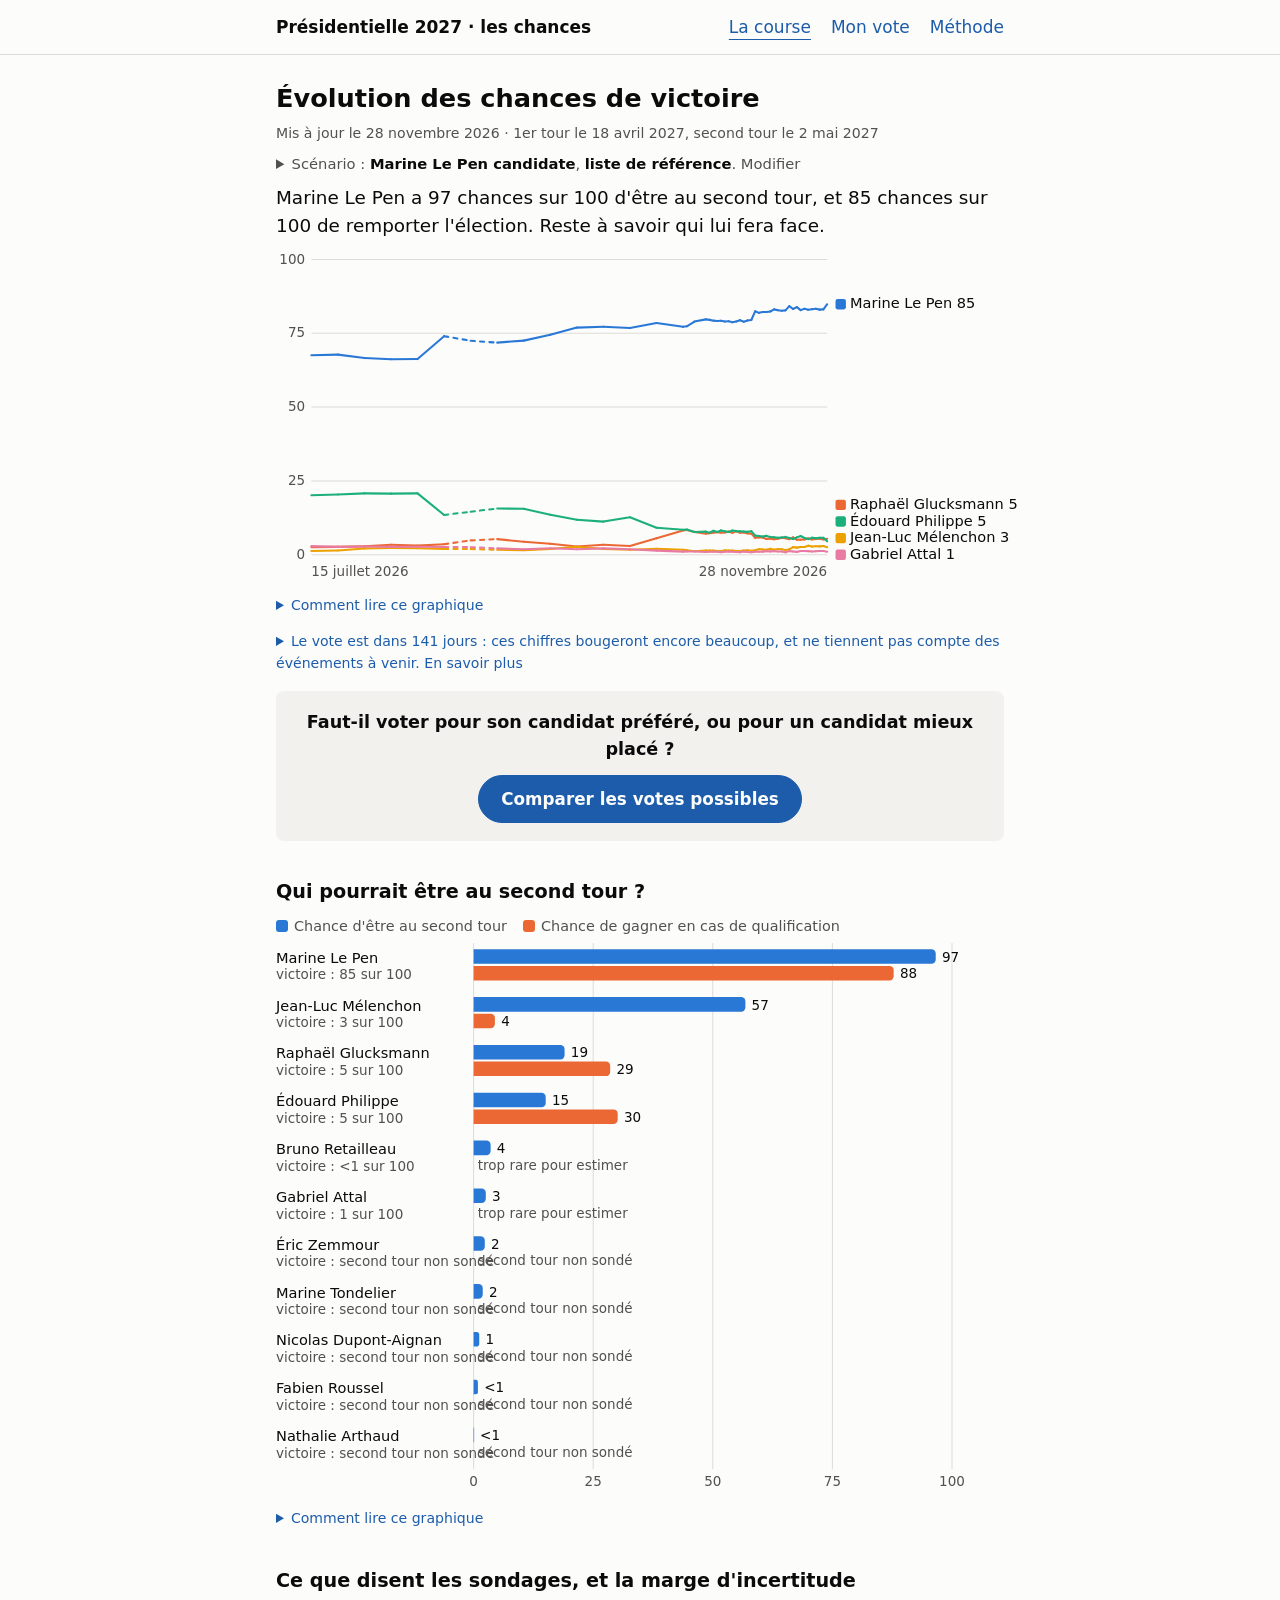
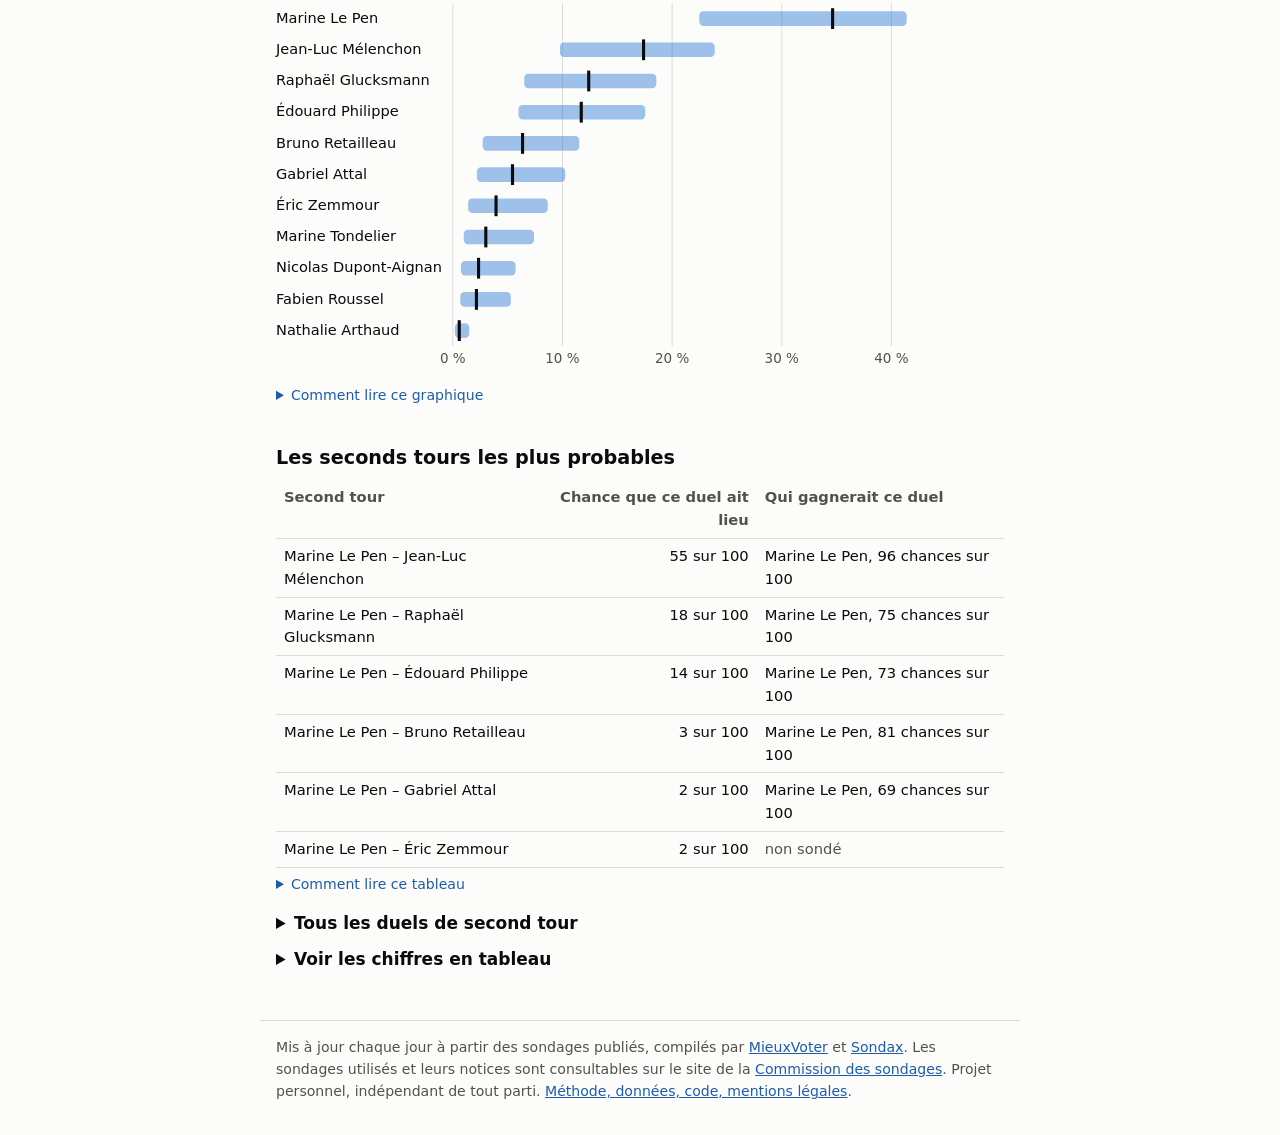
<file: site/index.html>
<!doctype html>
<html lang="fr">
<head>
<meta charset="utf-8">
<meta http-equiv="Content-Security-Policy" content="script-src 'self'; object-src 'none'; base-uri 'none'">
<meta name="viewport" content="width=device-width, initial-scale=1">
<title>Présidentielle 2027, où en est la course ?</title>
<meta name="description" content="Chances de chaque candidat à la présidentielle 2027, calculées à partir des sondages et de leurs erreurs passées. Méthode ouverte.">
<link rel="stylesheet" href="style.css">
</head>
<body>
<header><nav>
  <a class="brand" href="index.html">Présidentielle 2027 · les chances</a>
  <a href="index.html" aria-current="page">La course</a>
  <a href="vote.html">Mon vote</a>
  <a href="methode.html">Méthode</a>
</nav></header>
<main>
  <h1>Évolution des chances de victoire</h1>
  <p class="muted small" id="asof"></p>
  <div id="scenarios"></div>
  <p class="lead" id="headline"></p>
  <div id="history" class="hero"></div>
  <div id="caveat"></div>

  <div class="box cta center">
    <p><strong>Faut-il voter pour son candidat préféré, ou pour un candidat mieux placé ?</strong></p>
    <a class="btn big" href="vote.html">Comparer les votes possibles</a>
  </div>

  <h2>Qui pourrait être au second tour ?</h2>
  <div class="legend">
    <span style="--c: var(--series-1)">Chance d'être au second tour</span>
    <span style="--c: var(--series-2)">Chance de gagner en cas de qualification</span>
  </div>
  <div id="challengers"></div>
  <details class="help"><summary>Comment lire ce graphique</summary><div>
    <p>Les chiffres sont en chances sur 100. La barre bleue est la chance d'être au second tour. La barre orange est la chance de gagner si le candidat y est :
      elle dépend de l'adversaire probable. Sous chaque nom, la chance de remporter l'élection.</p>
  </div></details>

  <h2>Ce que disent les sondages, et la marge d'incertitude</h2>
  <div id="shares"></div>
  <details class="help"><summary>Comment lire ce graphique</summary><div>
    <p>Le trait noir est la moyenne des sondages récents. La barre montre où le vrai score du premier tour a 80 chances sur 100 de tomber,
      d'après les erreurs passées des sondages à la même distance du vote.</p>
  </div></details>

  <h2>Les seconds tours les plus probables</h2>
  <div class="scroll"><table id="table-finals"></table></div>
  <details class="help"><summary>Comment lire ce tableau</summary><div>
    <p>Pour chaque duel, la chance qu'il ait lieu, et la chance de chaque candidat de le gagner. Un duel « estimé » n'a pas été sondé récemment :
      son résultat vient du modèle, pas d'un sondage.</p>
  </div></details>

  <details>
    <summary>Tous les duels de second tour</summary>
    <div class="scroll"><table id="table-duels"></table></div>
  </details>
  <details>
    <summary>Voir les chiffres en tableau</summary>
    <div class="scroll"><table id="table-win"></table></div>
  </details>
</main>
<footer>
  Mis à jour chaque jour à partir des sondages publiés, compilés par <a href="https://github.com/MieuxVoter/presidentielle2027">MieuxVoter</a> et <a href="https://sondax.fr">Sondax</a>.
  Les sondages utilisés et leurs notices sont consultables sur le site de la <a href="https://www.commission-des-sondages.fr/notices/medias/fichiers/bytag/14/2027-Presidentielle">Commission des sondages</a>.
  Projet personnel, indépendant de tout parti. <a href="methode.html">Méthode, données, code, mentions légales</a>.
</footer>
<script type="module" src="home.js"></script>
</body>
</html>
</file>
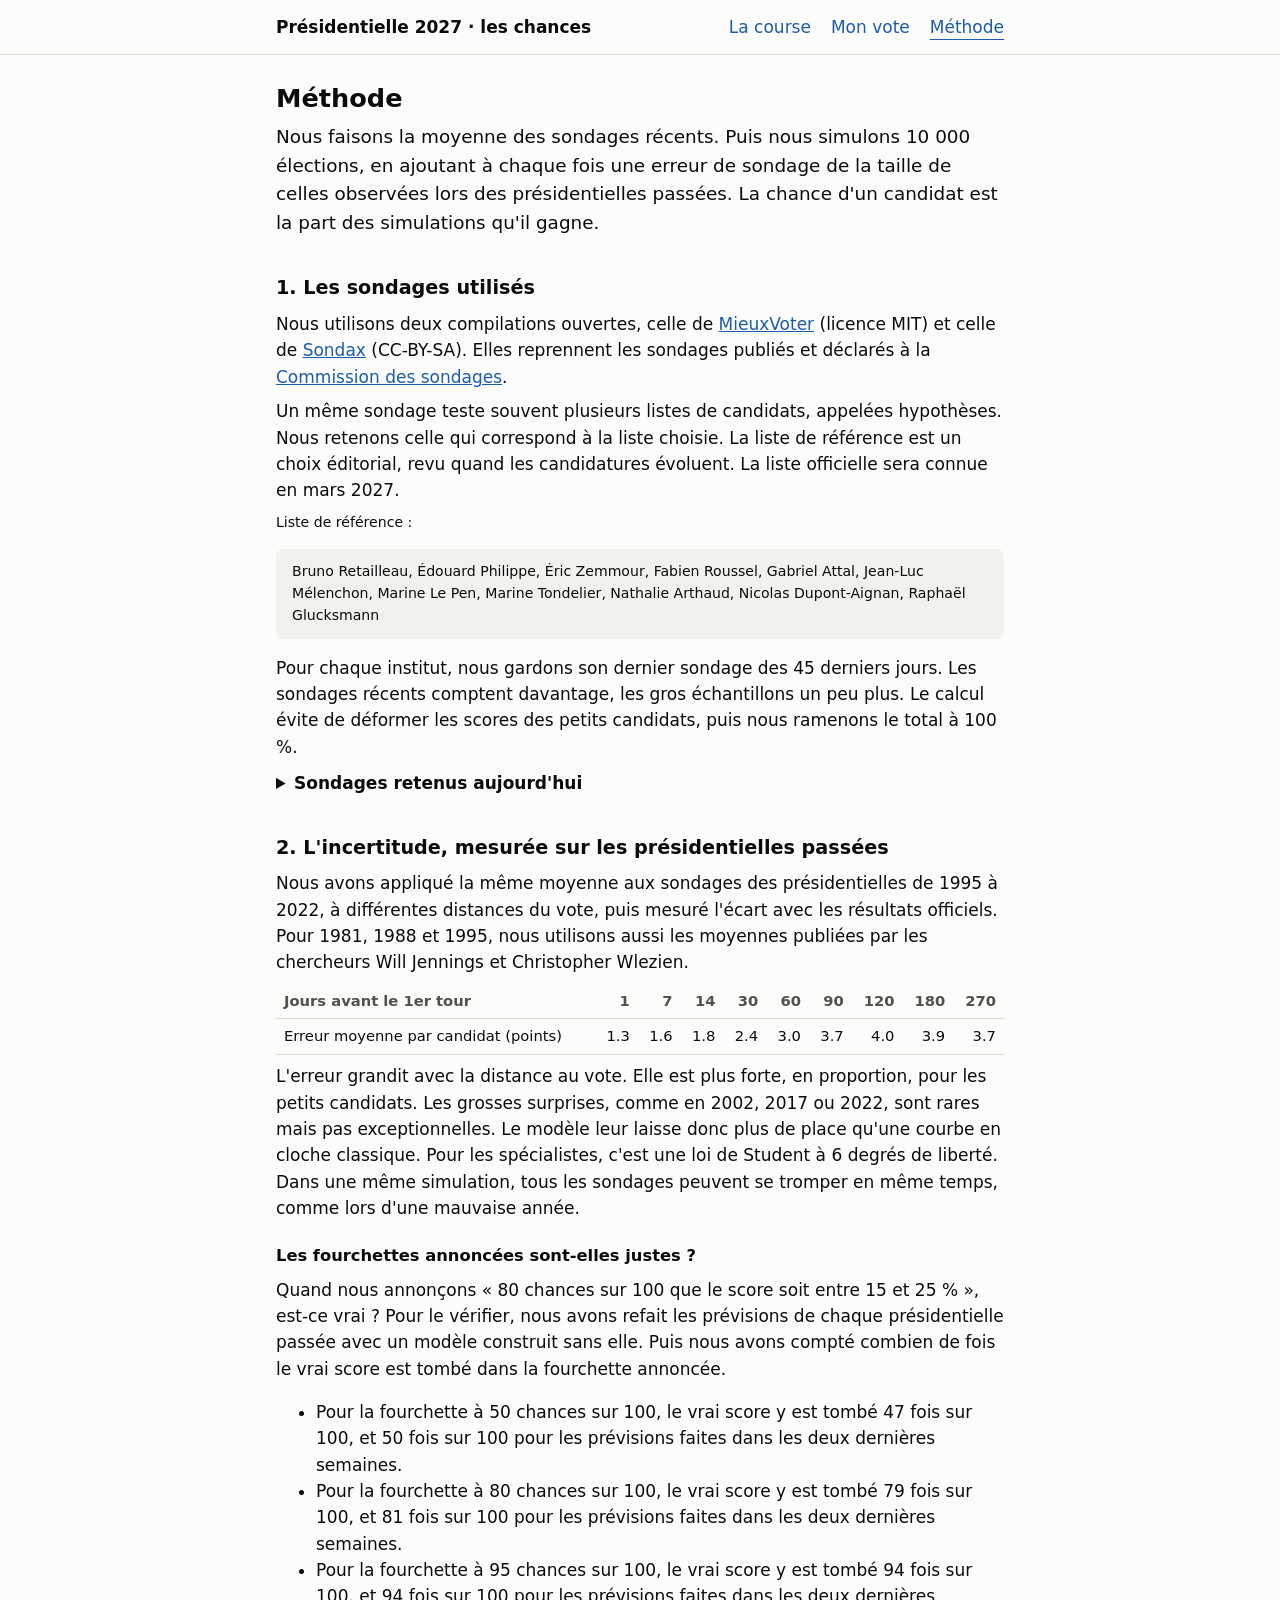
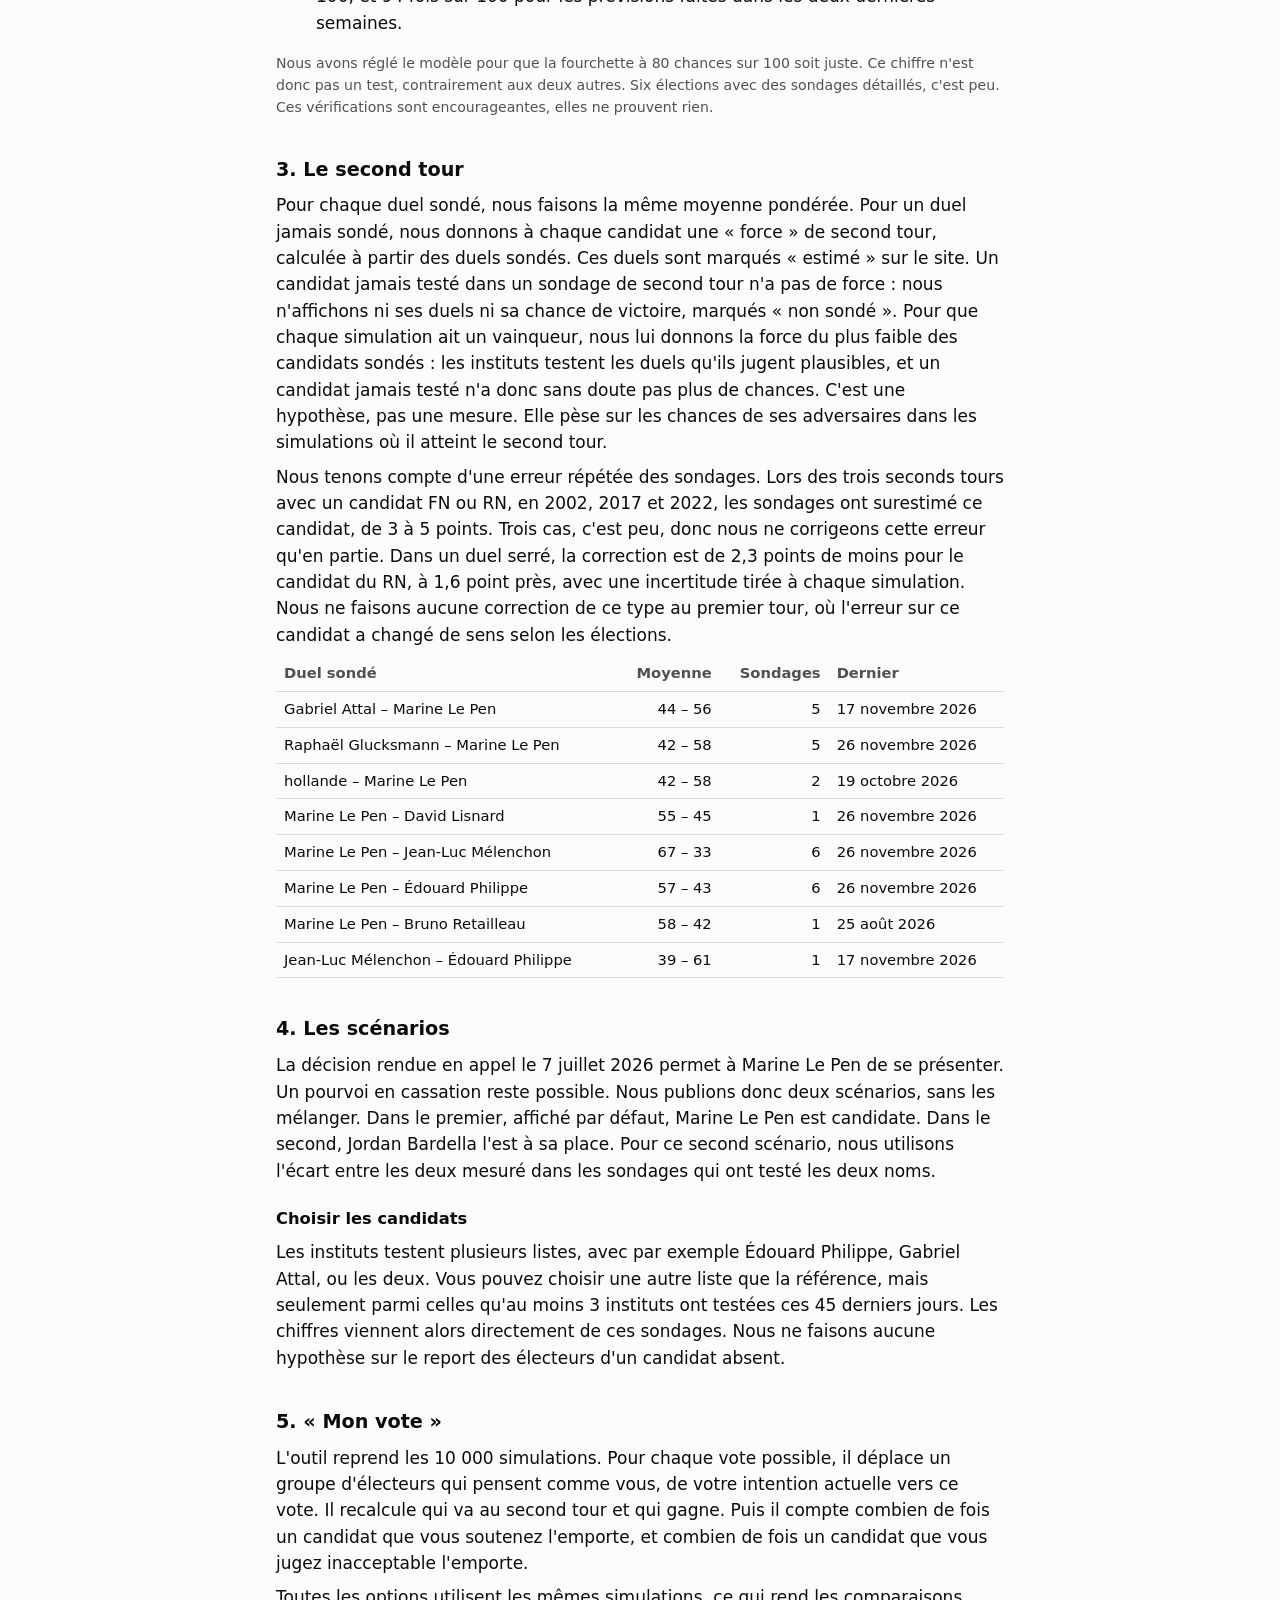
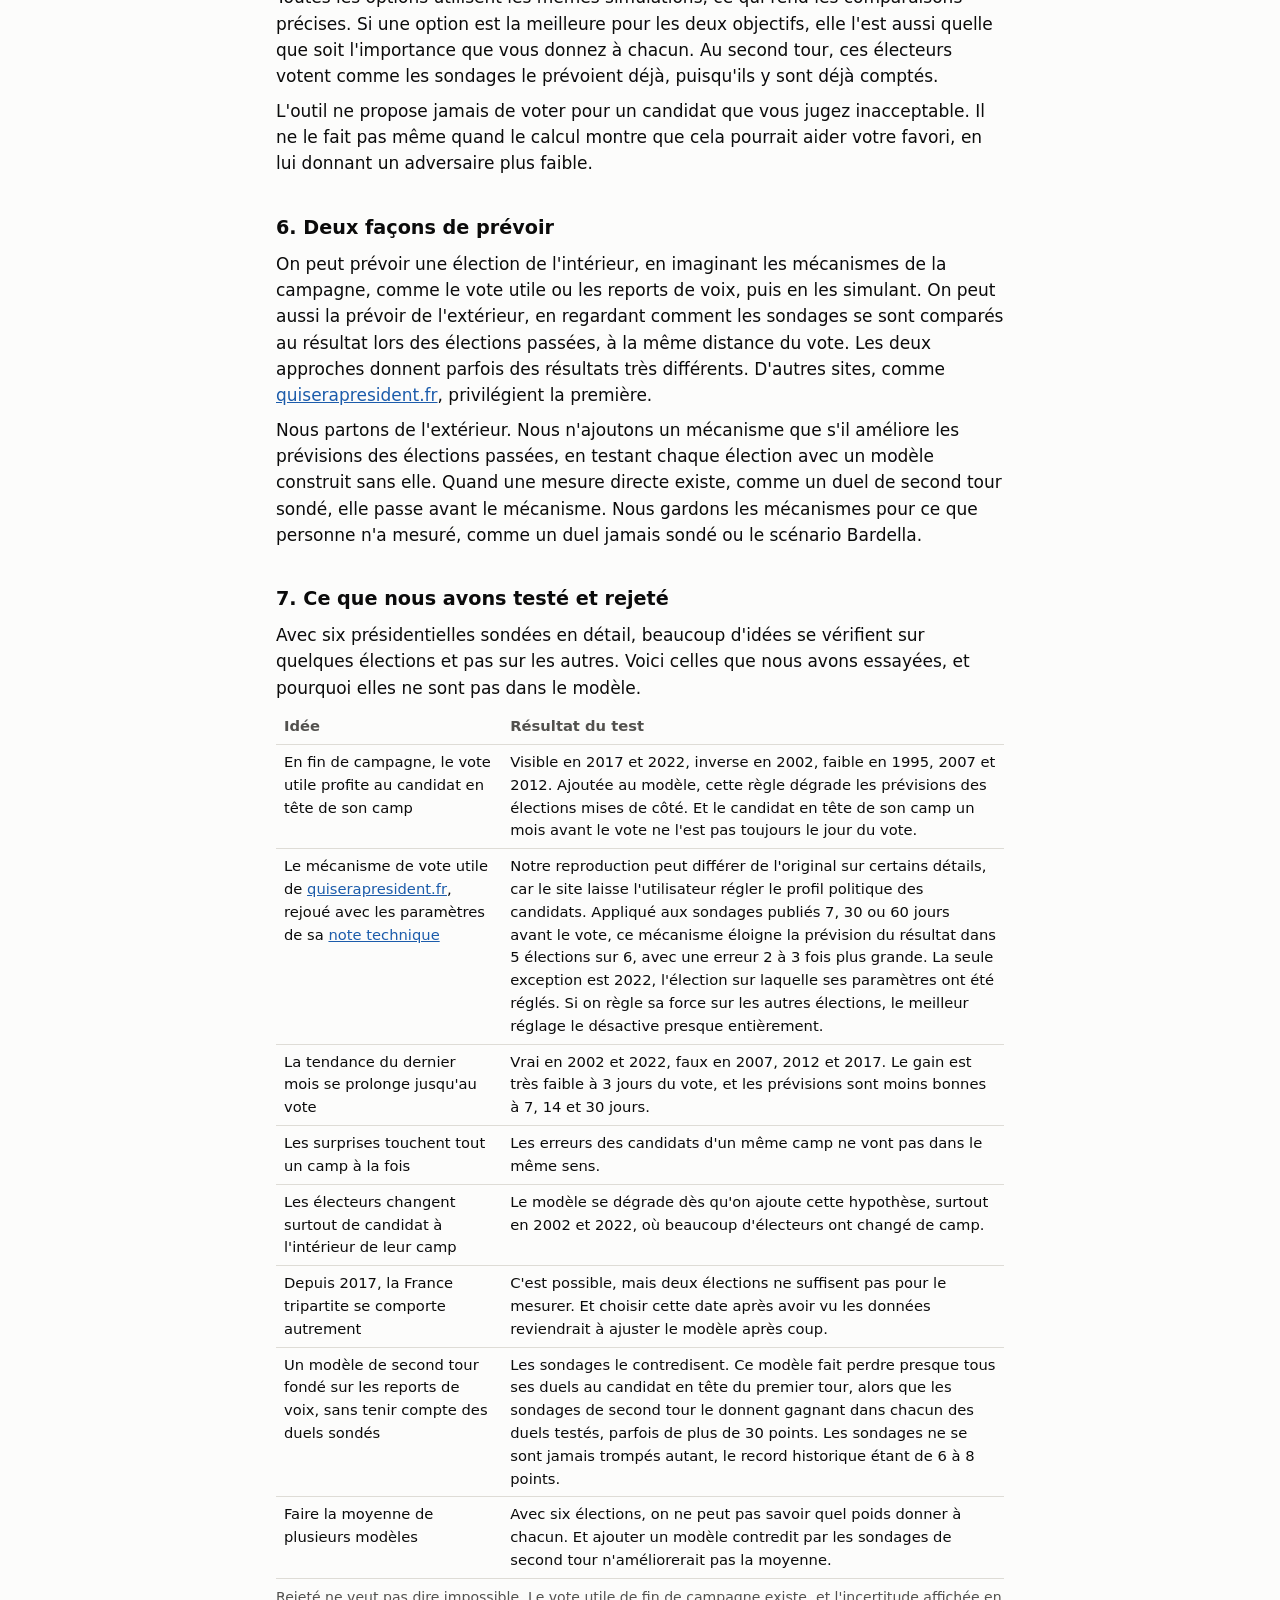
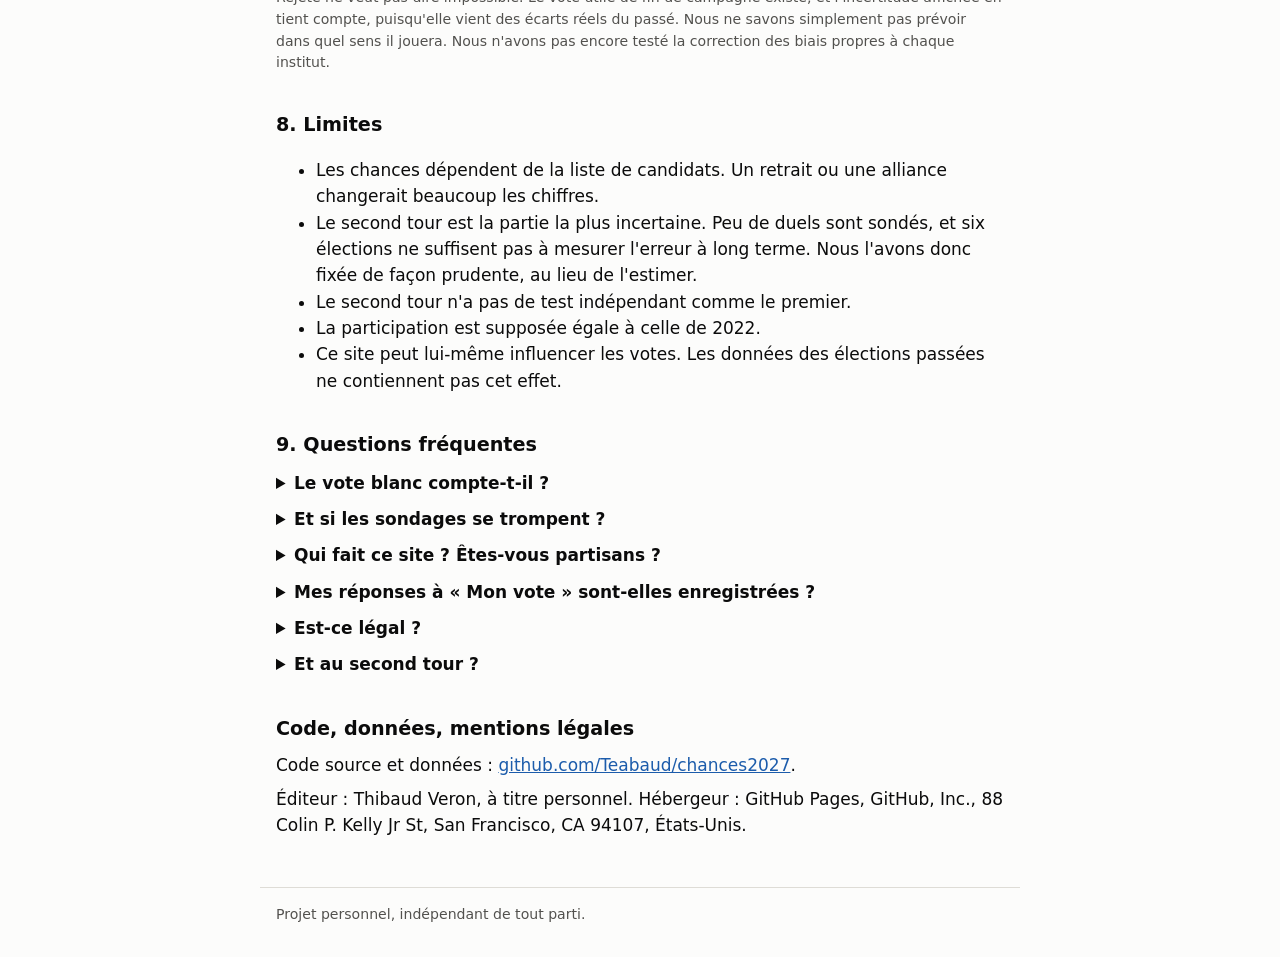
<file: site/methode.html>
<!doctype html>
<html lang="fr">
<head>
<meta charset="utf-8">
<meta http-equiv="Content-Security-Policy" content="script-src 'self'; object-src 'none'; base-uri 'none'">
<meta name="viewport" content="width=device-width, initial-scale=1">
<title>Présidentielle 2027, méthode</title>
<meta name="description" content="Comment les sondages sont transformés en chances : données, modèle, tests sur les présidentielles passées, limites.">
<link rel="stylesheet" href="style.css">
</head>
<body>
<header><nav>
  <a class="brand" href="index.html">Présidentielle 2027 · les chances</a>
  <a href="index.html">La course</a>
  <a href="vote.html">Mon vote</a>
  <a href="methode.html" aria-current="page">Méthode</a>
</nav></header>
<main>
  <h1>Méthode</h1>
  <p class="lead">Nous faisons la moyenne des sondages récents. Puis nous simulons 10 000 élections, en ajoutant à chaque fois
    une erreur de sondage de la taille de celles observées lors des présidentielles passées.
    La chance d'un candidat est la part des simulations qu'il gagne.</p>

  <h2>1. Les sondages utilisés</h2>
  <p>Nous utilisons deux compilations ouvertes, celle de <a href="https://github.com/MieuxVoter/presidentielle2027">MieuxVoter</a>
    (licence MIT) et celle de <a href="https://sondax.fr">Sondax</a> (CC-BY-SA). Elles reprennent les sondages publiés et déclarés à la
    <a href="https://www.commission-des-sondages.fr">Commission des sondages</a>.</p>
  <p>Un même sondage teste souvent plusieurs listes de candidats, appelées hypothèses. Nous retenons celle qui correspond à la liste choisie.
    La liste de référence est un choix éditorial, revu quand les candidatures évoluent. La liste officielle sera connue en mars 2027.</p>
  <p class="small">Liste de référence :</p>
  <p id="lineup" class="box small"></p>
  <p>Pour chaque institut, nous gardons son dernier sondage des 45 derniers jours. Les sondages récents comptent davantage,
    les gros échantillons un peu plus. Le calcul évite de déformer les scores des petits candidats, puis nous ramenons le total à 100 %.</p>
  <details><summary>Sondages retenus aujourd'hui</summary>
    <div class="scroll"><table id="polls"></table></div>
    <p class="small muted">Chaque sondage a une notice détaillée sur le site de la Commission des sondages, avec le commanditaire, la méthode et la marge d'erreur.</p>
  </details>

  <h2>2. L'incertitude, mesurée sur les présidentielles passées</h2>
  <p>Nous avons appliqué la même moyenne aux sondages des présidentielles de 1995 à 2022, à différentes distances du vote,
    puis mesuré l'écart avec les résultats officiels. Pour 1981, 1988 et 1995, nous utilisons aussi les moyennes publiées par
    les chercheurs Will Jennings et Christopher Wlezien.</p>
  <div class="scroll"><table id="mae"></table></div>
  <p>L'erreur grandit avec la distance au vote. Elle est plus forte, en proportion, pour les petits candidats.
    Les grosses surprises, comme en 2002, 2017 ou 2022, sont rares mais pas exceptionnelles. Le modèle leur laisse donc plus de place
    qu'une courbe en cloche classique. Pour les spécialistes, c'est une loi de Student à <span id="nu"></span> degrés de liberté.
    Dans une même simulation, tous les sondages peuvent se tromper en même temps, comme lors d'une mauvaise année.</p>

  <h3>Les fourchettes annoncées sont-elles justes ?</h3>
  <p>Quand nous annonçons « 80 chances sur 100 que le score soit entre 15 et 25 % », est-ce vrai ? Pour le vérifier, nous avons
    refait les prévisions de chaque présidentielle passée avec un modèle construit sans elle. Puis nous avons compté combien de fois
    le vrai score est tombé dans la fourchette annoncée.</p>
  <ul id="coverage"></ul>
  <p class="small muted">Nous avons réglé le modèle pour que la fourchette à 80 chances sur 100 soit juste. Ce chiffre n'est donc pas un test, contrairement aux deux autres.
    Six élections avec des sondages détaillés, c'est peu. Ces vérifications sont encourageantes, elles ne prouvent rien.</p>

  <h2>3. Le second tour</h2>
  <p>Pour chaque duel sondé, nous faisons la même moyenne pondérée. Pour un duel jamais sondé, nous donnons à chaque candidat
    une « force » de second tour, calculée à partir des duels sondés. Ces duels sont marqués « estimé » sur le site.
    Un candidat jamais testé dans un sondage de second tour n'a pas de force : nous n'affichons ni ses duels ni sa chance de victoire,
    marqués « non sondé ». Pour que chaque simulation ait un vainqueur, nous lui donnons la force du plus faible des candidats sondés :
    les instituts testent les duels qu'ils jugent plausibles, et un candidat jamais testé n'a donc sans doute pas plus de chances.
    C'est une hypothèse, pas une mesure. Elle pèse sur les chances de ses adversaires dans les simulations où il atteint le second tour.</p>
  <p>Nous tenons compte d'une erreur répétée des sondages. Lors des trois seconds tours avec un candidat FN ou RN, en 2002, 2017 et 2022,
    les sondages ont surestimé ce candidat, de 3 à 5 points. Trois cas, c'est peu, donc nous ne corrigeons cette erreur qu'en partie.
    Dans un duel serré, la correction est de <span id="rnbias"></span>, avec une incertitude tirée à chaque simulation.
    Nous ne faisons aucune correction de ce type au premier tour, où l'erreur sur ce candidat a changé de sens selon les élections.</p>
  <div class="scroll"><table id="r2polled"></table></div>

  <h2>4. Les scénarios</h2>
  <p>La décision rendue en appel le 7 juillet 2026 permet à Marine Le Pen de se présenter. Un pourvoi en cassation reste possible.
    Nous publions donc deux scénarios, sans les mélanger. Dans le premier, affiché par défaut, Marine Le Pen est candidate.
    Dans le second, Jordan Bardella l'est à sa place. Pour ce second scénario, nous utilisons l'écart entre les deux mesuré dans les sondages
    qui ont testé les deux noms.</p>
  <h3>Choisir les candidats</h3>
  <p>Les instituts testent plusieurs listes, avec par exemple Édouard Philippe, Gabriel Attal, ou les deux. Vous pouvez choisir une autre liste
    que la référence, mais seulement parmi celles qu'au moins 3 instituts ont testées ces 45 derniers jours. Les chiffres viennent alors
    directement de ces sondages. Nous ne faisons aucune hypothèse sur le report des électeurs d'un candidat absent.</p>

  <h2>5. « Mon vote »</h2>
  <p>L'outil reprend les 10 000 simulations. Pour chaque vote possible, il déplace un groupe d'électeurs qui pensent comme vous,
    de votre intention actuelle vers ce vote. Il recalcule qui va au second tour et qui gagne. Puis il compte combien de fois un candidat
    que vous soutenez l'emporte, et combien de fois un candidat que vous jugez inacceptable l'emporte.</p>
  <p>Toutes les options utilisent les mêmes simulations, ce qui rend les comparaisons précises. Si une option est la meilleure pour les deux objectifs,
    elle l'est aussi quelle que soit l'importance que vous donnez à chacun. Au second tour, ces électeurs votent comme les sondages le prévoient déjà,
    puisqu'ils y sont déjà comptés.</p>
  <p>L'outil ne propose jamais de voter pour un candidat que vous jugez inacceptable. Il ne le fait pas même quand le calcul montre que
    cela pourrait aider votre favori, en lui donnant un adversaire plus faible.</p>

  <h2>6. Deux façons de prévoir</h2>
  <p>On peut prévoir une élection de l'intérieur, en imaginant les mécanismes de la campagne, comme le vote utile ou les reports de voix,
    puis en les simulant. On peut aussi la prévoir de l'extérieur, en regardant comment les sondages se sont comparés au résultat
    lors des élections passées, à la même distance du vote. Les deux approches donnent parfois des résultats très différents.
    D'autres sites, comme <a href="https://www.quiserapresident.fr/methodologie">quiserapresident.fr</a>, privilégient la première.</p>
  <p>Nous partons de l'extérieur. Nous n'ajoutons un mécanisme que s'il améliore les prévisions des élections passées, en testant chaque élection
    avec un modèle construit sans elle. Quand une mesure directe existe, comme un duel de second tour sondé, elle passe avant le mécanisme.
    Nous gardons les mécanismes pour ce que personne n'a mesuré, comme un duel jamais sondé ou le scénario Bardella.</p>

  <h2>7. Ce que nous avons testé et rejeté</h2>
  <p>Avec six présidentielles sondées en détail, beaucoup d'idées se vérifient sur quelques élections et pas sur les autres.
    Voici celles que nous avons essayées, et pourquoi elles ne sont pas dans le modèle.</p>
  <div class="scroll"><table>
    <thead><tr><th>Idée</th><th>Résultat du test</th></tr></thead>
    <tbody>
      <tr><td>En fin de campagne, le vote utile profite au candidat en tête de son camp</td>
        <td>Visible en 2017 et 2022, inverse en 2002, faible en 1995, 2007 et 2012. Ajoutée au modèle, cette règle dégrade les prévisions des élections mises de côté.
          Et le candidat en tête de son camp un mois avant le vote ne l'est pas toujours le jour du vote.</td></tr>
      <tr><td>Le mécanisme de vote utile de <a href="https://www.quiserapresident.fr/methodologie">quiserapresident.fr</a>, rejoué avec les paramètres de sa <a href="https://www.quiserapresident.fr/Note_technique.pdf">note technique</a></td>
        <td>Notre reproduction peut différer de l'original sur certains détails, car le site laisse l'utilisateur régler le profil politique des candidats.
          Appliqué aux sondages publiés 7, 30 ou 60 jours avant le vote, ce mécanisme éloigne la prévision du résultat dans 5 élections sur 6, avec une erreur 2 à 3 fois plus grande.
          La seule exception est 2022, l'élection sur laquelle ses paramètres ont été réglés. Si on règle sa force sur les autres élections, le meilleur réglage le désactive presque entièrement.</td></tr>
      <tr><td>La tendance du dernier mois se prolonge jusqu'au vote</td>
        <td>Vrai en 2002 et 2022, faux en 2007, 2012 et 2017. Le gain est très faible à 3 jours du vote, et les prévisions sont moins bonnes à 7, 14 et 30 jours.</td></tr>
      <tr><td>Les surprises touchent tout un camp à la fois</td>
        <td>Les erreurs des candidats d'un même camp ne vont pas dans le même sens.</td></tr>
      <tr><td>Les électeurs changent surtout de candidat à l'intérieur de leur camp</td>
        <td>Le modèle se dégrade dès qu'on ajoute cette hypothèse, surtout en 2002 et 2022, où beaucoup d'électeurs ont changé de camp.</td></tr>
      <tr><td>Depuis 2017, la France tripartite se comporte autrement</td>
        <td>C'est possible, mais deux élections ne suffisent pas pour le mesurer. Et choisir cette date après avoir vu les données reviendrait à ajuster le modèle après coup.</td></tr>
      <tr><td>Un modèle de second tour fondé sur les reports de voix, sans tenir compte des duels sondés</td>
        <td>Les sondages le contredisent. Ce modèle fait perdre presque tous ses duels au candidat en tête du premier tour, alors que les sondages de second tour le donnent gagnant dans chacun des duels testés, parfois de plus de 30 points. Les sondages ne se sont jamais trompés autant, le record historique étant de 6 à 8 points.</td></tr>
      <tr><td>Faire la moyenne de plusieurs modèles</td>
        <td>Avec six élections, on ne peut pas savoir quel poids donner à chacun. Et ajouter un modèle contredit par les sondages de second tour n'améliorerait pas la moyenne.</td></tr>
    </tbody>
  </table></div>
  <p class="small muted">Rejeté ne veut pas dire impossible. Le vote utile de fin de campagne existe, et l'incertitude affichée en tient compte, puisqu'elle vient des écarts réels du passé.
    Nous ne savons simplement pas prévoir dans quel sens il jouera. Nous n'avons pas encore testé la correction des biais propres à chaque institut.</p>

  <h2>8. Limites</h2>
  <ul>
    <li>Les chances dépendent de la liste de candidats. Un retrait ou une alliance changerait beaucoup les chiffres.</li>
    <li>Le second tour est la partie la plus incertaine. Peu de duels sont sondés, et six élections ne suffisent pas à mesurer l'erreur à long terme.
      Nous l'avons donc fixée de façon prudente, au lieu de l'estimer.</li>
    <li>Le second tour n'a pas de test indépendant comme le premier.</li>
    <li>La participation est supposée égale à celle de 2022.</li>
    <li>Ce site peut lui-même influencer les votes. Les données des élections passées ne contiennent pas cet effet.</li>
  </ul>

  <h2>9. Questions fréquentes</h2>
  <details><summary>Le vote blanc compte-t-il ?</summary><p>Les votes blancs sont comptés à part et n'entrent pas dans les pourcentages. Pour le résultat, voter blanc revient donc à s'abstenir.</p></details>
  <details><summary>Et si les sondages se trompent ?</summary><p>C'est prévu. Toute l'incertitude affichée vient des erreurs passées des sondages. Un candidat à 20 chances sur 100 gagne une fois sur cinq.</p></details>
  <details><summary>Qui fait ce site ? Êtes-vous partisans ?</summary><p>C'est un projet personnel, sans financement et sans lien avec un parti ou un candidat. Le code et les données sont publics, chacun peut vérifier les calculs.</p></details>
  <details><summary>Mes réponses à « Mon vote » sont-elles enregistrées ?</summary><p>Non. Le calcul se fait dans votre navigateur et rien n'est envoyé. Le site n'utilise ni cookie ni mesure d'audience.</p></details>
  <details><summary>Est-ce légal ?</summary><p>La loi n° 77-808 du 19 juillet 1977 encadre la publication des sondages et des simulations fondées sur des sondages. Le site cite chaque sondage utilisé. Il cesse toute mise à jour la veille et le jour de chaque tour, et l'outil « Mon vote » est suspendu pendant ces périodes.</p></details>
  <details><summary>Et au second tour ?</summary><p>Entre les deux tours, le site affichera les chances de chacun des deux qualifiés.</p></details>

  <h2>Code, données, mentions légales</h2>
  <p>Code source et données : <a href="https://github.com/Teabaud/chances2027">github.com/Teabaud/chances2027</a>.</p>
  <p>Éditeur : Thibaud Veron, à titre personnel. Hébergeur : GitHub Pages, GitHub, Inc., 88 Colin P. Kelly Jr St, San Francisco, CA 94107, États-Unis.</p>
</main>
<footer>Projet personnel, indépendant de tout parti.</footer>
<script type="module" src="methode.js"></script>
</body>
</html>
</file>
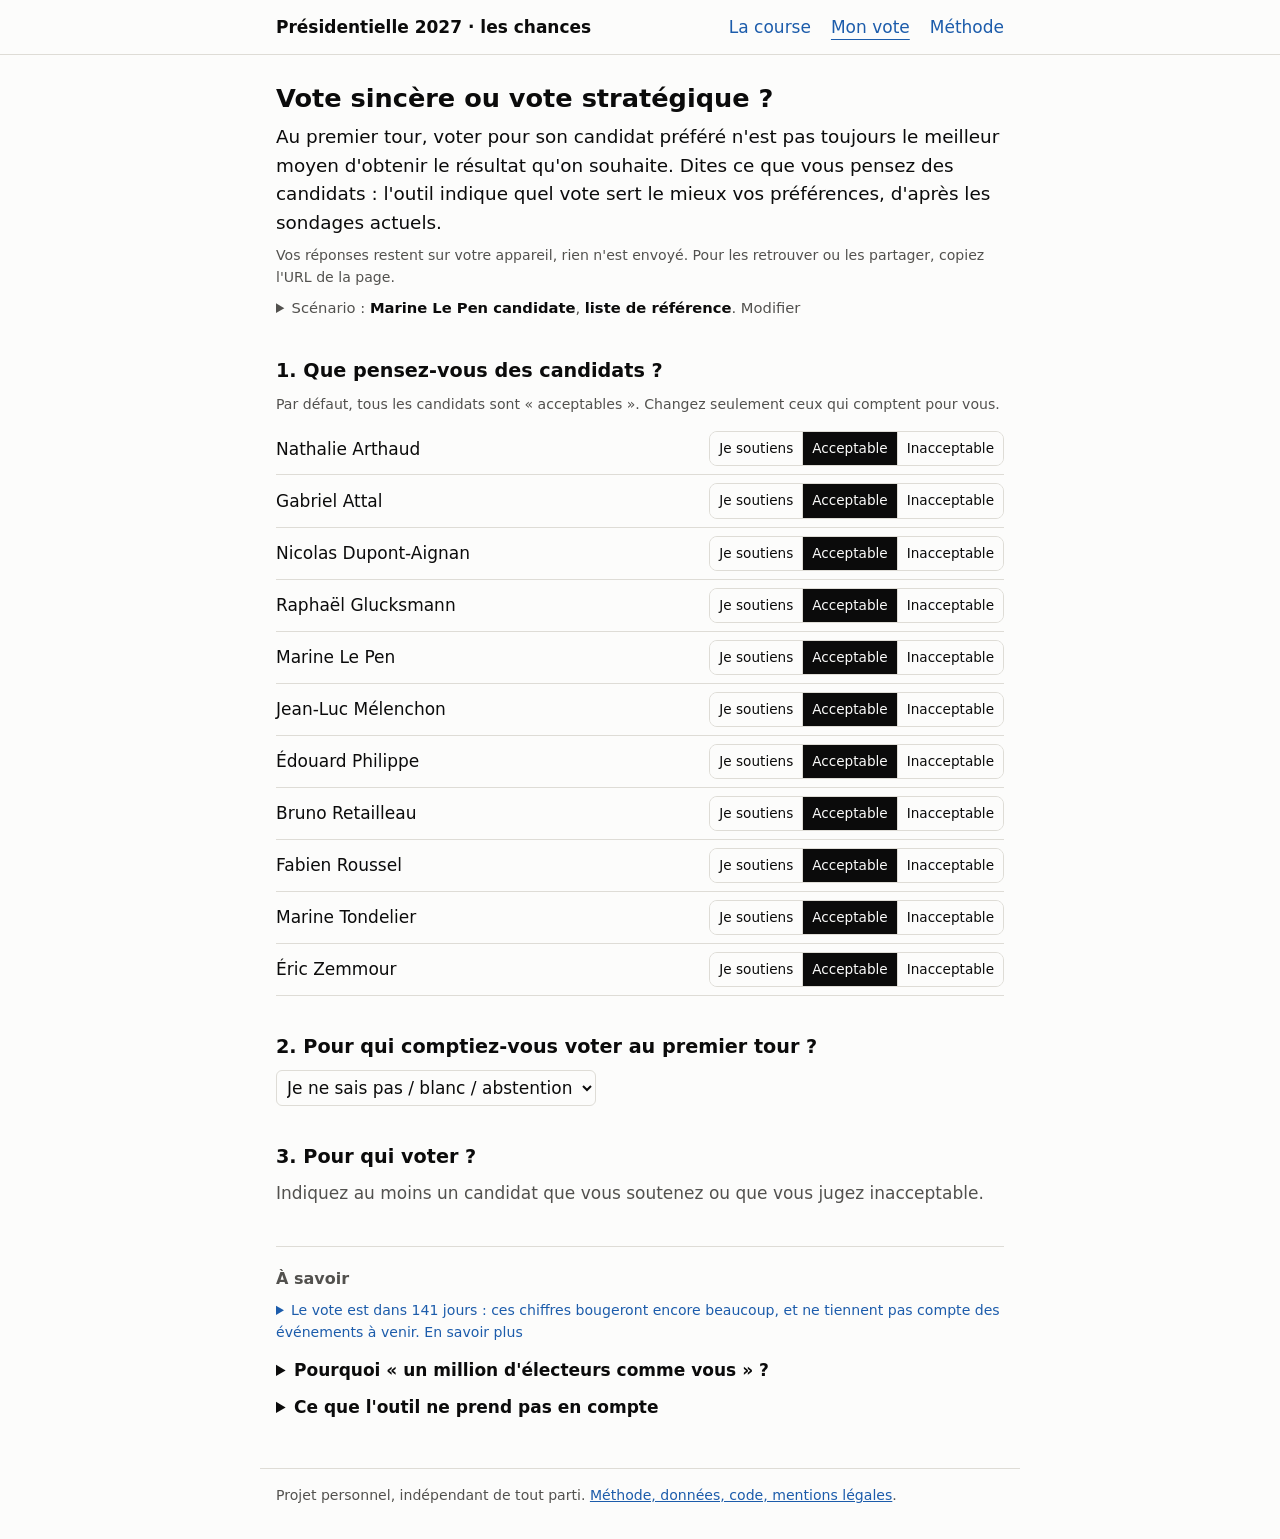
<file: site/vote.html>
<!doctype html>
<html lang="fr">
<head>
<meta charset="utf-8">
<meta http-equiv="Content-Security-Policy" content="script-src 'self'; object-src 'none'; base-uri 'none'">
<meta name="viewport" content="width=device-width, initial-scale=1">
<title>Présidentielle 2027, mon vote</title>
<meta name="description" content="Dites qui vous soutenez et qui vous jugez inacceptable : l'outil compare, d'après les sondages, l'effet de chaque vote au premier tour. Tout est calculé sur votre appareil.">
<link rel="stylesheet" href="style.css">
</head>
<body>
<header><nav>
  <a class="brand" href="index.html">Présidentielle 2027 · les chances</a>
  <a href="index.html">La course</a>
  <a href="vote.html" aria-current="page">Mon vote</a>
  <a href="methode.html">Méthode</a>
</nav></header>
<main>
  <h1>Vote sincère ou vote stratégique ?</h1>
  <p class="lead">Au premier tour, voter pour son candidat préféré n'est pas toujours le meilleur moyen d'obtenir le résultat qu'on souhaite.
    Dites ce que vous pensez des candidats : l'outil indique quel vote sert le mieux vos préférences, d'après les sondages actuels.</p>
  <p class="small muted">Vos réponses restent sur votre appareil, rien n'est envoyé. Pour les retrouver ou les partager, copiez l'URL de la page.</p>
  <div id="scenarios"></div>

  <h2>1. Que pensez-vous des candidats ?</h2>
  <p class="small muted">Par défaut, tous les candidats sont « acceptables ». Changez seulement ceux qui comptent pour vous.</p>
  <div id="cands"></div>

  <h2>2. Pour qui comptiez-vous voter au premier tour ?</h2>
  <select id="current" aria-label="Votre intention de vote actuelle"></select>

  <h2>3. Pour qui voter ?</h2>
  <div id="result" aria-live="polite"><p class="muted">Indiquez au moins un candidat que vous soutenez ou que vous jugez inacceptable.</p></div>

  <section class="notes">
  <h2>À savoir</h2>
  <div id="caveat"></div>

  <details>
    <summary>Pourquoi « un million d'électeurs comme vous » ?</summary>
    <p>Une seule voix ne décide presque jamais d'une présidentielle, moins d'une fois sur dix millions.
      L'outil raisonne donc pour un groupe d'électeurs qui pensent comme vous et feraient le même choix.
      Plus le groupe est grand, plus l'effet est grand : les chiffres affichés sont pour environ un million d'électeurs.</p>
    <p>Pour chaque objectif, l'outil conseille le vote qui donne le meilleur résultat pour ce groupe. Quand plusieurs votes font aussi bien,
      à la précision du calcul près, il retient celui que vous préférez : un candidat que vous soutenez, puis votre choix actuel.
      Quand l'écart avec votre choix actuel est faible, moins d'un point sur 100, il le dit.</p>
  </details>
  <details>
    <summary>Ce que l'outil ne prend pas en compte</summary>
    <ul>
      <li>Le seuil de 5 % qui donne droit au remboursement des frais de campagne d'un candidat.</li>
      <li>La valeur que vous accordez à un vote d'adhésion, au message envoyé par le score du 1er tour, ou au poids d'un candidat pour la suite.</li>
      <li>Les réactions des autres électeurs. Si beaucoup suivent ces conseils, les sondages bougeront, et les conseils aussi.</li>
      <li>Les candidats pas encore déclarés ou déjà retirés. La liste officielle ne sera connue qu'en mars 2027.</li>
    </ul>
    <p>L'outil indique ce qui est le plus efficace <em>selon vos réponses</em>. Il ne dit pas qui devrait gagner.</p>
  </details>
  </section>
</main>
<footer>
  Projet personnel, indépendant de tout parti. <a href="methode.html">Méthode, données, code, mentions légales</a>.
</footer>
<script type="module" src="vote.js"></script>
</body>
</html>
</file>
<file: site/style.css>
:root {
  color-scheme: light;
  --surface: #fcfcfb;
  --surface-2: #f2f1ee;
  --border: #dedcd6;
  --text: #0b0b0b;
  --text-2: #52514e;
  --text-3: #6f6e69;
  --series-1: #2a78d6;
  --series-2: #eb6834;
  --series-3: #1baf7a;
  --series-4: #eda100;
  --series-5: #e87ba4;
  --accent: #1c5cab;
  --warn-bg: #fff4d6;
}
@media (prefers-color-scheme: dark) {
  :root:not([data-theme="light"]) {
    color-scheme: dark;
    --surface: #1a1a19;
    --surface-2: #242422;
    --border: #3a3a37;
    --text: #f0efec;
    --text-2: #c3c2b7;
    --text-3: #9d9c93;
    --series-1: #3987e5;
    --series-2: #d95926;
    --series-3: #199e70;
    --series-4: #c98500;
    --series-5: #d55181;
    --accent: #86b6ef;
    --warn-bg: #3a3016;
  }
}
:root[data-theme="dark"] {
  color-scheme: dark;
  --surface: #1a1a19;
  --surface-2: #242422;
  --border: #3a3a37;
  --text: #f0efec;
  --text-2: #c3c2b7;
  --text-3: #9d9c93;
  --series-1: #3987e5;
  --series-2: #d95926;
  --series-3: #199e70;
  --series-4: #c98500;
  --series-5: #d55181;
  --accent: #86b6ef;
  --warn-bg: #3a3016;
}

* { box-sizing: border-box; }
body {
  margin: 0;
  background: var(--surface);
  color: var(--text);
  font: 17px/1.55 system-ui, -apple-system, "Segoe UI", Roboto, sans-serif;
}
main, header nav, footer { max-width: 760px; margin: 0 auto; padding: 0 16px; }
header { border-bottom: 1px solid var(--border); }
header nav { display: flex; gap: 20px; align-items: baseline; flex-wrap: wrap; padding-top: 14px; padding-bottom: 14px; }
header nav .brand { font-weight: 700; margin-right: auto; color: var(--text); }
a { color: var(--accent); }
header nav a { text-decoration: none; }
header nav a[aria-current="page"] { text-decoration: underline; text-underline-offset: 6px; }
h1 { font-size: 1.6rem; line-height: 1.25; margin: 28px 0 8px; }
h2 { font-size: 1.2rem; margin: 36px 0 8px; }
h3 { font-size: 1.02rem; margin: 22px 0 6px; }
p { margin: 8px 0; }
.lead { font-size: 1.15rem; }
.muted { color: var(--text-2); }
.small { font-size: 0.88rem; }
.box { background: var(--surface-2); border-radius: 8px; padding: 12px 16px; margin: 16px 0; }
.warn { background: var(--warn-bg); }
.cta { border-left: 4px solid var(--accent); }
.hero .chart { min-height: 240px; }
details.scen { margin: 8px 0 4px; }
details.scen > summary { font-weight: 400; font-size: 0.92rem; color: var(--text-2); }
details.scen > summary strong { color: var(--text); }
.cta p { margin-top: 0; }
a.btn { display: inline-block; text-decoration: none; background: var(--accent); color: var(--surface); border-color: var(--accent); font-weight: 600; }
.tabs { display: flex; gap: 8px; flex-wrap: wrap; margin: 12px 0; }
.tabs button, .btn {
  font: inherit; font-size: 0.92rem; padding: 6px 12px; border-radius: 999px;
  border: 1px solid var(--border); background: var(--surface); color: var(--text); cursor: pointer;
}
.tabs button:disabled { opacity: 0.4; cursor: not-allowed; }
.tabs { align-items: center; }
.tabs button[aria-pressed="true"] { background: var(--text); color: var(--surface); border-color: var(--text); }
.btn:focus-visible, .tabs button:focus-visible, select:focus-visible { outline: 2px solid var(--accent); outline-offset: 2px; }

/* charts */
.chart { width: 100%; overflow: visible; }
.chart text { fill: var(--text-2); font-size: 13px; }
.chart .label { fill: var(--text); font-size: 14px; }
.chart .value { fill: var(--text); font-size: 13px; font-variant-numeric: tabular-nums; }
.chart .grid { stroke: var(--border); stroke-width: 1; }
.legend { display: flex; gap: 16px; flex-wrap: wrap; font-size: 0.9rem; color: var(--text-2); margin: 6px 0; }
.legend span::before { content: ""; display: inline-block; width: 12px; height: 12px; border-radius: 3px; margin-right: 6px; vertical-align: -1px; background: var(--c); }
.tooltip {
  position: fixed; pointer-events: none; z-index: 10; background: var(--text); color: var(--surface);
  font-size: 0.85rem; padding: 6px 9px; border-radius: 6px; max-width: 260px; display: none;
}

/* tables */
table { border-collapse: collapse; width: 100%; font-size: 0.92rem; font-variant-numeric: tabular-nums; }
th, td { text-align: left; padding: 6px 8px; border-bottom: 1px solid var(--border); vertical-align: top; }
th { color: var(--text-2); font-weight: 600; }
td.num, th.num { text-align: right; }
.scroll { overflow-x: auto; }
details { margin: 10px 0; }
summary { cursor: pointer; font-weight: 600; }

/* vote tool */
.cand-row { display: grid; grid-template-columns: 1fr auto; gap: 8px; align-items: center; padding: 8px 0; border-bottom: 1px solid var(--border); }
.seg { display: inline-flex; border: 1px solid var(--border); border-radius: 8px; overflow: hidden; }
.seg button { font: inherit; font-size: 0.85rem; padding: 6px 9px; border: 0; background: var(--surface); color: var(--text); cursor: pointer; }
.seg button + button { border-left: 1px solid var(--border); }
.seg button[aria-pressed="true"] { background: var(--text); color: var(--surface); }
select { font: inherit; padding: 6px; border-radius: 6px; border: 1px solid var(--border); background: var(--surface); color: var(--text); max-width: 100%; }
.verdict { font-size: 1.1rem; }
.better { font-weight: 700; }
@media (max-width: 520px) {
  .cand-row { grid-template-columns: 1fr; }
  .seg button { padding: 6px 7px; }
}
footer { border-top: 1px solid var(--border); margin-top: 48px; padding-top: 16px; padding-bottom: 32px; color: var(--text-2); font-size: 0.88rem; }

/* explanations under charts, compact caveats */
details.help { margin: 6px 0 14px; font-size: 0.88rem; color: var(--text-2); }
details.help > summary { font-weight: 400; color: var(--accent); }
details.help > div { margin-top: 6px; }
details.help p { margin: 4px 0; }
.center { text-align: center; }
.cta.center { border-left: 0; padding: 18px 16px; }
.cta.center p { font-size: 1.1rem; margin-bottom: 12px; }
a.btn.big { font-size: 1.05rem; padding: 10px 22px; }
/* vote advice */
.advice { font-size: 1.4rem; line-height: 1.3; margin: 10px 0 6px; }
.advice-block { border-left: 4px solid var(--accent); padding: 4px 0 4px 14px; margin: 14px 0; }
.advice-block ul { margin: 6px 0; padding-left: 20px; }

/* good / bad for the user (status palette, never used for series; always paired with ▲ / ▼ and a word) */
.good { color: #0ca30c; }
.bad { color: #d03b3b; }
.advice-block.alt { border-left-color: var(--border); font-size: 0.95rem; }
.notes { margin-top: 40px; padding-top: 8px; border-top: 1px solid var(--border); }
.notes h2 { font-size: 1rem; color: var(--text-2); margin-top: 12px; }
</file>
